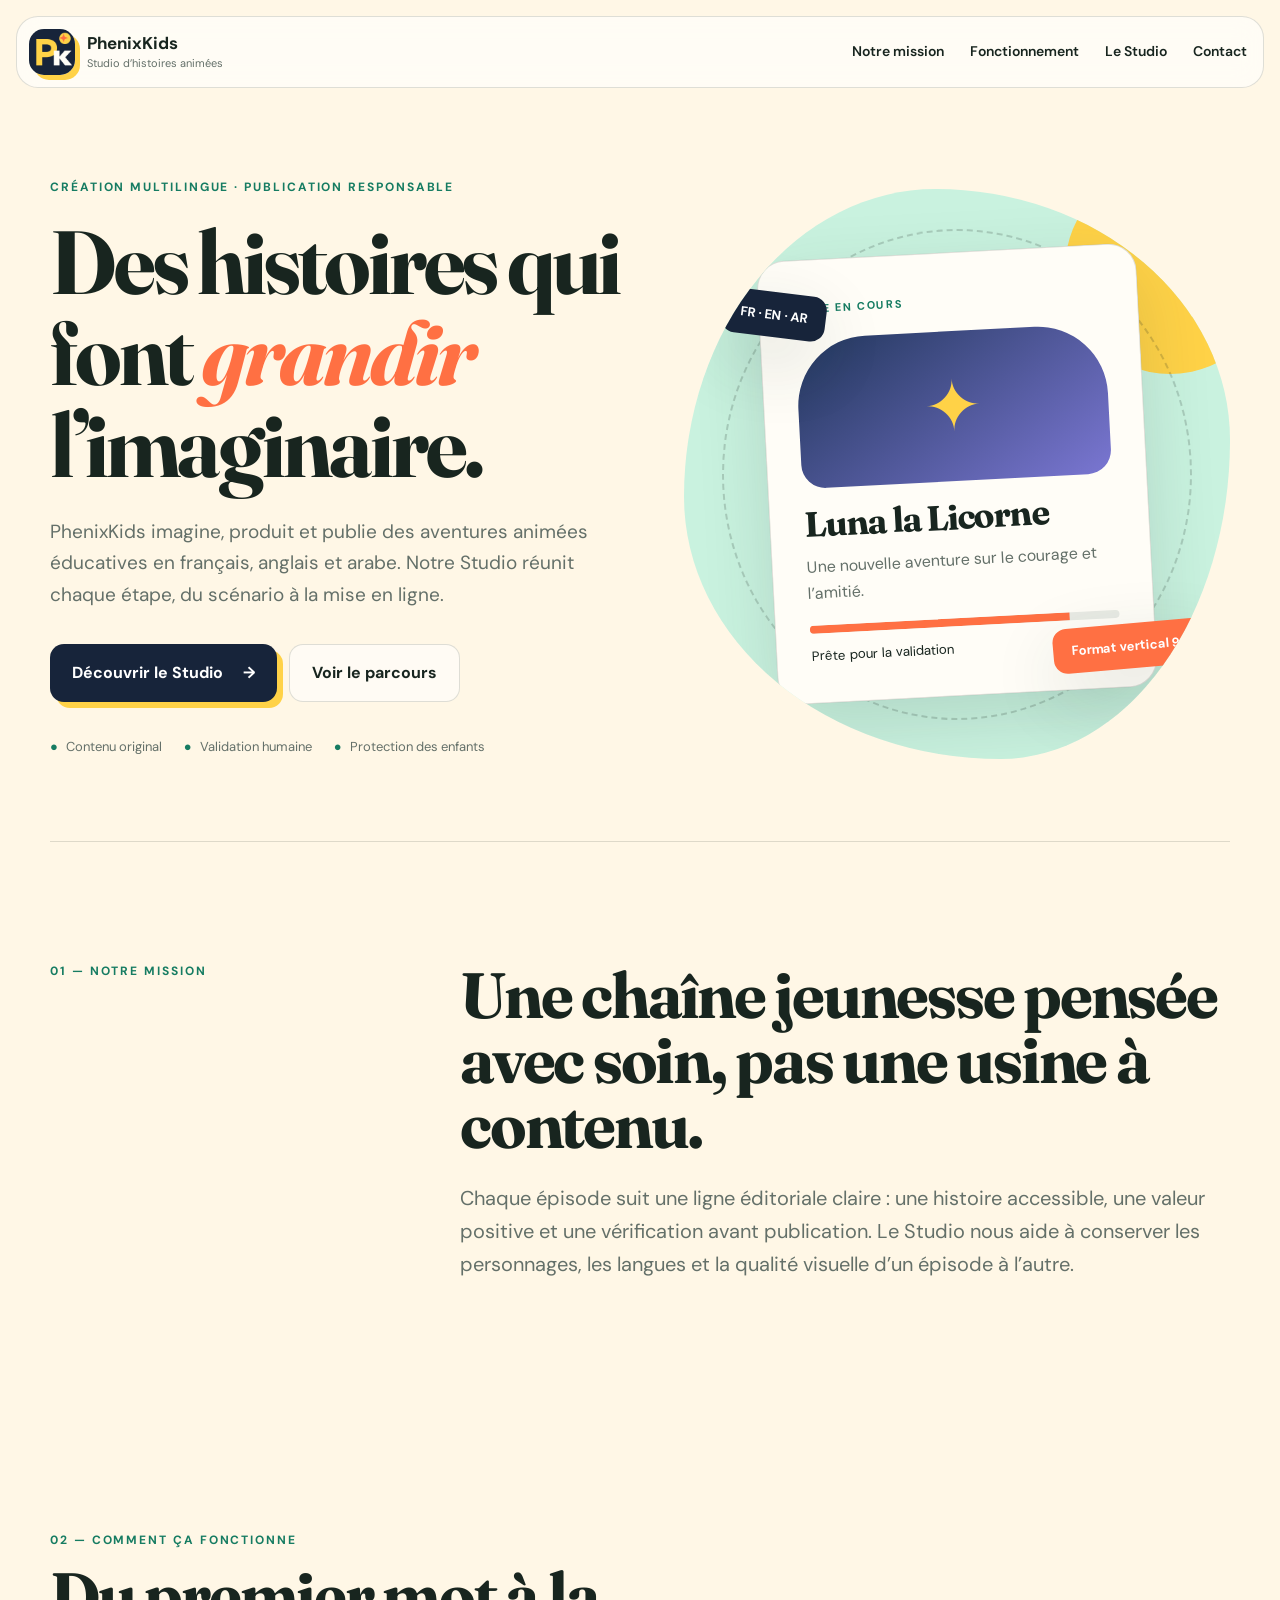
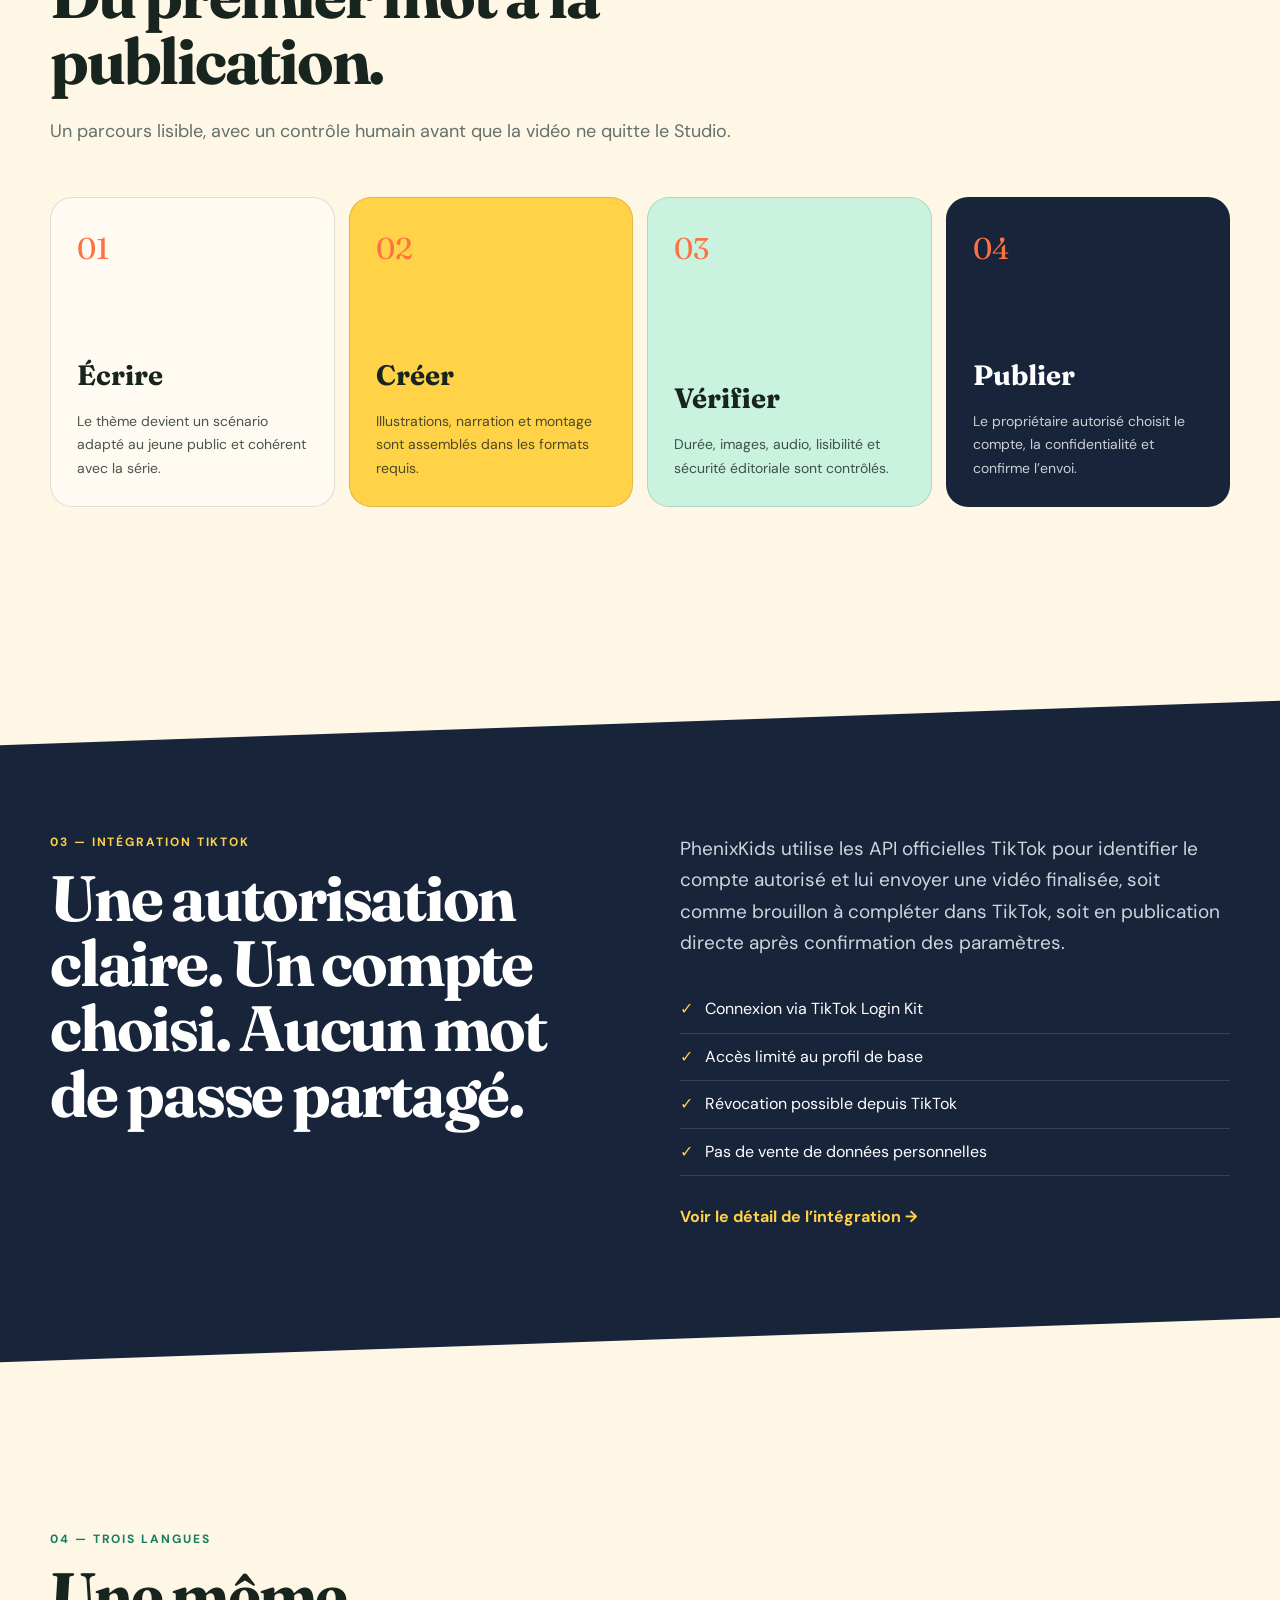
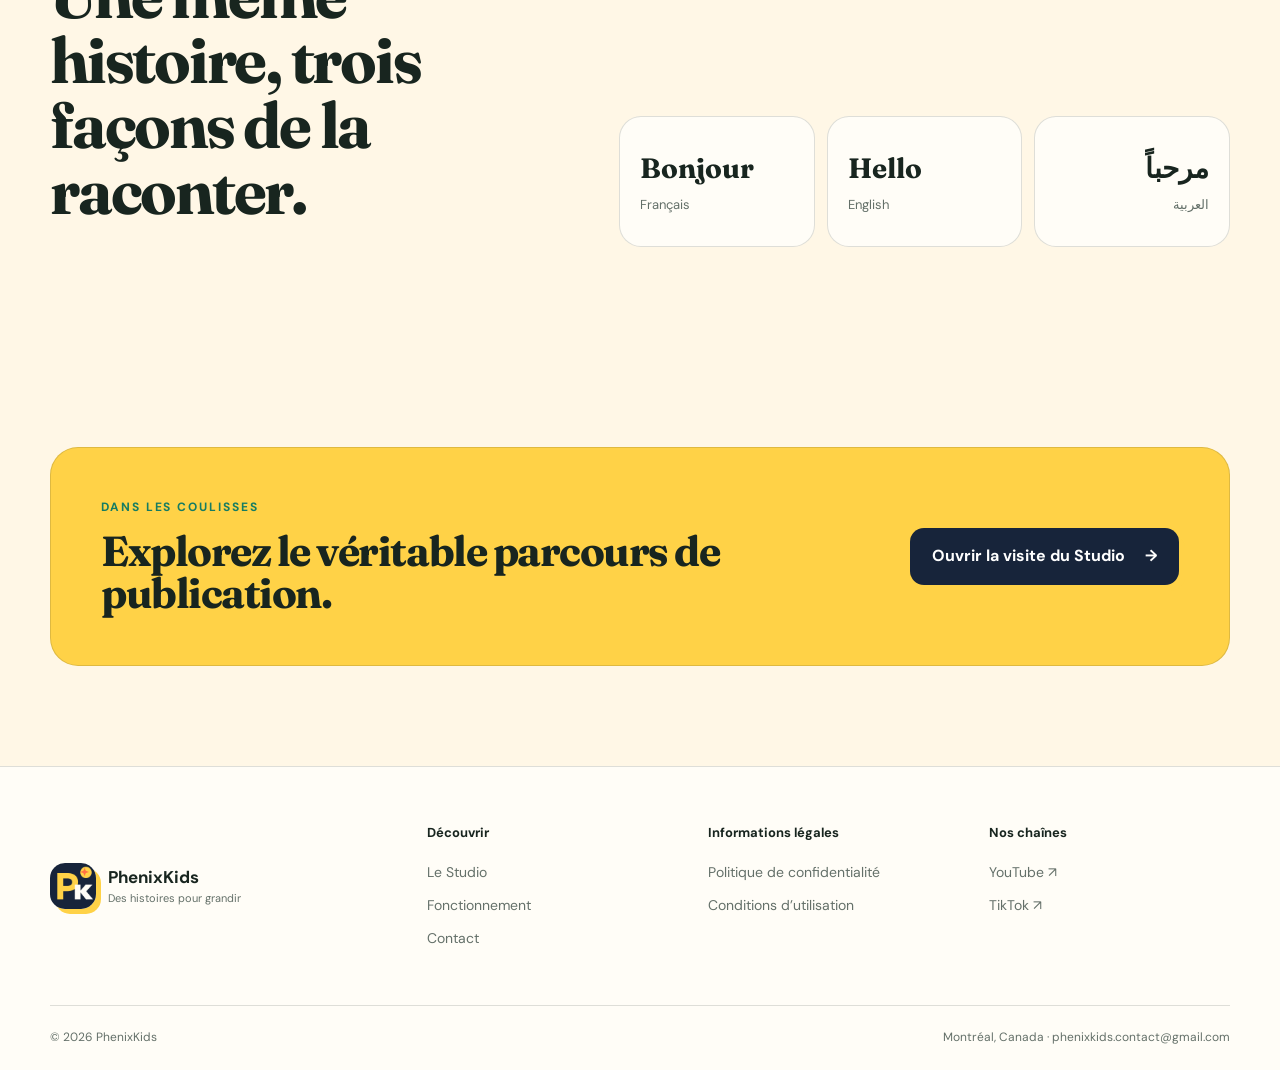
<file: index.html>
<!doctype html>
<html lang="fr">
<head>
  <meta charset="utf-8"><link rel="icon" type="image/png" href="assets/phenixkids-app-icon.png">
  <meta name="viewport" content="width=device-width, initial-scale=1">
  <title>PhenixKids Studio — Histoires animées et publication responsable</title>
  <meta name="description" content="Découvrez PhenixKids Studio, notre flux de création et de publication d'histoires animées éducatives sur TikTok et YouTube.">
  <meta name="robots" content="index, follow">
  <meta name="theme-color" content="#fff5dd">
  <link rel="preconnect" href="https://fonts.googleapis.com">
  <link rel="preconnect" href="https://fonts.gstatic.com" crossorigin>
  <link href="https://fonts.googleapis.com/css2?family=DM+Sans:wght@400;500;600;700&family=Fraunces:opsz,wght@9..144,700;9..144,800&display=swap" rel="stylesheet">
  <link rel="stylesheet" href="styles.css">
</head>
<body>
  <a class="skip-link" href="#contenu">Aller au contenu</a>
  <header class="site-header">
    <a class="brand" href="index.html" aria-label="Accueil PhenixKids">
      <img class="brand-image" src="assets/phenixkids-app-icon.png" alt="">
      <span><strong>PhenixKids</strong><small>Studio d’histoires animées</small></span>
    </a>
    <button class="menu-toggle" type="button" aria-expanded="false" aria-controls="main-nav">Menu</button>
    <nav id="main-nav" class="main-nav" aria-label="Navigation principale">
      <a href="#mission">Notre mission</a>
      <a href="#fonctionnement">Fonctionnement</a>
      <a href="studio.html">Le Studio</a>
      <a href="contact.html">Contact</a>
    </nav>
  </header>
  <main id="contenu">
    <section class="hero section-shell">
      <div class="hero-copy reveal">
        <p class="eyebrow">Création multilingue · Publication responsable</p>
        <h1>Des histoires qui font <em>grandir</em> l’imaginaire.</h1>
        <p class="hero-lead">PhenixKids imagine, produit et publie des aventures animées éducatives en français, anglais et arabe. Notre Studio réunit chaque étape, du scénario à la mise en ligne.</p>
        <div class="hero-actions">
          <a class="button button-primary" href="studio.html">Découvrir le Studio <span>→</span></a>
          <a class="button button-quiet" href="#fonctionnement">Voir le parcours</a>
        </div>
        <ul class="trust-list" aria-label="Engagements PhenixKids">
          <li>Contenu original</li><li>Validation humaine</li><li>Protection des enfants</li>
        </ul>
      </div>
      <div class="hero-art reveal delay-1" aria-label="Illustration de l’atelier PhenixKids">
        <div class="sun"></div>
        <div class="story-card story-card-main">
          <span class="card-kicker">Série en cours</span><div class="moon" aria-hidden="true">✦</div>
          <h2>Luna la Licorne</h2><p>Une nouvelle aventure sur le courage et l’amitié.</p>
          <div class="progress"><span></span></div><small>Prête pour la validation</small>
        </div>
        <div class="floating-note note-one">FR · EN · AR</div><div class="floating-note note-two">Format vertical 9:16</div>
        <div class="orbit orbit-one"></div><div class="orbit orbit-two"></div>
      </div>
    </section>
    <section id="mission" class="manifesto section-shell reveal">
      <p class="section-index">01 — Notre mission</p>
      <div><h2>Une chaîne jeunesse pensée avec soin, pas une usine à contenu.</h2><p>Chaque épisode suit une ligne éditoriale claire : une histoire accessible, une valeur positive et une vérification avant publication. Le Studio nous aide à conserver les personnages, les langues et la qualité visuelle d’un épisode à l’autre.</p></div>
    </section>
    <section id="fonctionnement" class="workflow section-shell">
      <div class="section-heading reveal"><p class="section-index">02 — Comment ça fonctionne</p><h2>Du premier mot à la publication.</h2><p>Un parcours lisible, avec un contrôle humain avant que la vidéo ne quitte le Studio.</p></div>
      <ol class="workflow-grid">
        <li class="reveal"><span>01</span><h3>Écrire</h3><p>Le thème devient un scénario adapté au jeune public et cohérent avec la série.</p></li>
        <li class="reveal delay-1"><span>02</span><h3>Créer</h3><p>Illustrations, narration et montage sont assemblés dans les formats requis.</p></li>
        <li class="reveal delay-2"><span>03</span><h3>Vérifier</h3><p>Durée, images, audio, lisibilité et sécurité éditoriale sont contrôlés.</p></li>
        <li class="reveal delay-3"><span>04</span><h3>Publier</h3><p>Le propriétaire autorisé choisit le compte, la confidentialité et confirme l’envoi.</p></li>
      </ol>
    </section>
    <section class="integration-band">
      <div class="section-shell integration-grid">
        <div class="reveal"><p class="section-index light">03 — Intégration TikTok</p><h2>Une autorisation claire. Un compte choisi. Aucun mot de passe partagé.</h2></div>
        <div class="integration-copy reveal delay-1">
          <p>PhenixKids utilise les API officielles TikTok pour identifier le compte autorisé et lui envoyer une vidéo finalisée, soit comme brouillon à compléter dans TikTok, soit en publication directe après confirmation des paramètres.</p>
          <ul class="check-list"><li>Connexion via TikTok Login Kit</li><li>Accès limité au profil de base</li><li>Révocation possible depuis TikTok</li><li>Pas de vente de données personnelles</li></ul>
          <a class="text-link light" href="studio.html#tiktok">Voir le détail de l’intégration →</a>
        </div>
      </div>
    </section>
    <section class="languages section-shell reveal">
      <div><p class="section-index">04 — Trois langues</p><h2>Une même histoire, trois façons de la raconter.</h2></div>
      <div class="language-cards"><article><strong>Bonjour</strong><span>Français</span></article><article><strong>Hello</strong><span>English</span></article><article lang="ar" dir="rtl"><strong>مرحباً</strong><span>العربية</span></article></div>
    </section>
    <section class="cta section-shell reveal"><div><p class="eyebrow">Dans les coulisses</p><h2>Explorez le véritable parcours de publication.</h2></div><a class="button button-primary" href="studio.html">Ouvrir la visite du Studio <span>→</span></a></section>
  </main>
  <footer class="site-footer">
    <div class="footer-main section-shell">
      <div class="brand footer-brand"><img class="brand-image" src="assets/phenixkids-app-icon.png" alt=""><span><strong>PhenixKids</strong><small>Des histoires pour grandir</small></span></div>
      <div class="footer-links"><strong>Découvrir</strong><a href="studio.html">Le Studio</a><a href="#fonctionnement">Fonctionnement</a><a href="contact.html">Contact</a></div>
      <div class="footer-links legal-links"><strong>Informations légales</strong><a href="privacy.html">Politique de confidentialité</a><a href="terms.html">Conditions d’utilisation</a></div>
      <div class="footer-links"><strong>Nos chaînes</strong><a href="https://www.youtube.com/@PhenixKids-u6x" target="_blank" rel="noopener">YouTube ↗</a><a href="https://www.tiktok.com/@phenixkids" target="_blank" rel="noopener">TikTok ↗</a></div>
    </div>
    <div class="footer-bottom section-shell"><span>© 2026 PhenixKids</span><span>Montréal, Canada · phenixkids.contact@gmail.com</span></div>
  </footer>
  <script src="app.js"></script>
</body></html>
</file>
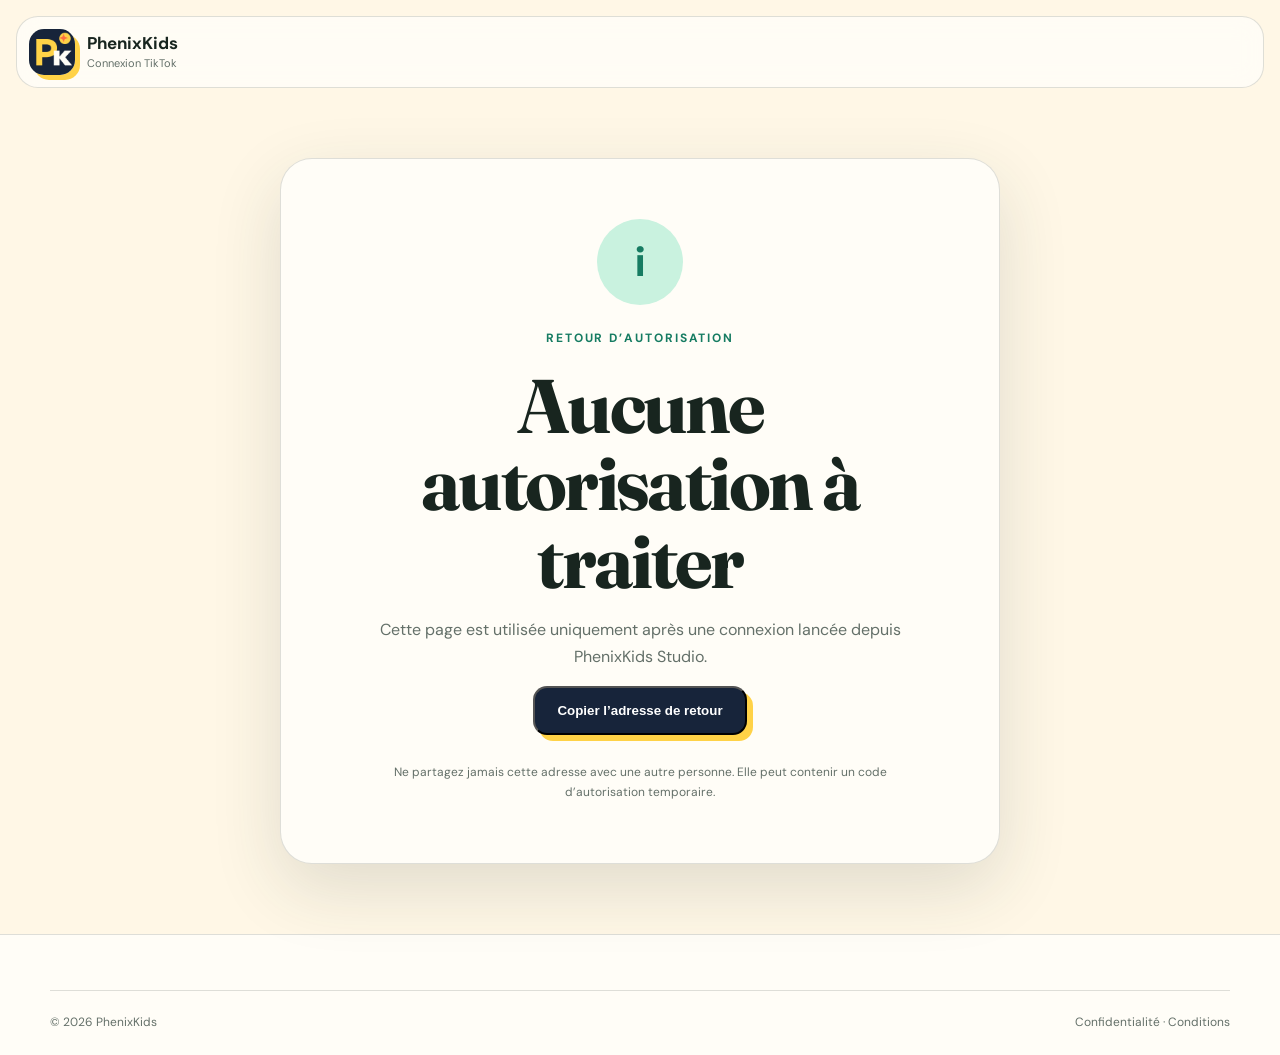
<file: callback.html>
<!doctype html><html lang="fr"><head><meta charset="utf-8"><link rel="icon" type="image/png" href="assets/phenixkids-app-icon.png"><meta name="viewport" content="width=device-width,initial-scale=1"><title>Autorisation TikTok — PhenixKids</title><meta name="robots" content="noindex,nofollow"><link rel="preconnect" href="https://fonts.googleapis.com"><link rel="preconnect" href="https://fonts.gstatic.com" crossorigin><link href="https://fonts.googleapis.com/css2?family=DM+Sans:wght@400;500;600;700&family=Fraunces:opsz,wght@9..144,700;9..144,800&display=swap" rel="stylesheet"><link rel="stylesheet" href="styles.css"></head><body>
<header class="site-header"><a class="brand" href="index.html"><img class="brand-image" src="assets/phenixkids-app-icon.png" alt=""><span><strong>PhenixKids</strong><small>Connexion TikTok</small></span></a></header>
<main class="callback-shell section-shell"><section class="callback-card"><span class="callback-icon" aria-hidden="true">✓</span><p class="eyebrow" id="callback-kicker">Retour d’autorisation</p><h1 id="callback-title">Vérification en cours…</h1><p id="callback-message">PhenixKids vérifie la réponse reçue de TikTok.</p><button class="button button-primary" id="copy-url" type="button" hidden>Copier l’adresse de retour</button><p class="callback-help">Ne partagez jamais cette adresse avec une autre personne. Elle peut contenir un code d’autorisation temporaire.</p></section></main>
<footer class="site-footer"><div class="footer-bottom section-shell"><span>© 2026 PhenixKids</span><span><a href="privacy.html">Confidentialité</a> · <a href="terms.html">Conditions</a></span></div></footer>
<script>
const params=new URLSearchParams(location.search);const code=params.get('code');const error=params.get('error');const title=document.querySelector('#callback-title');const message=document.querySelector('#callback-message');const icon=document.querySelector('.callback-icon');const button=document.querySelector('#copy-url');if(code){title.textContent='Autorisation reçue';message.textContent='Retournez maintenant dans PhenixKids Studio pour terminer la connexion à votre compte TikTok.';button.hidden=false}else if(error){title.textContent='Autorisation interrompue';message.textContent='TikTok n’a pas accordé l’autorisation. Vous pouvez fermer cette page et recommencer depuis le Studio.';icon.textContent='!';icon.classList.add('error')}else{title.textContent='Aucune autorisation à traiter';message.textContent='Cette page est utilisée uniquement après une connexion lancée depuis PhenixKids Studio.';icon.textContent='i'}button.addEventListener('click',async()=>{await navigator.clipboard.writeText(location.href);button.textContent='Adresse copiée'});
</script></body></html>
</file>
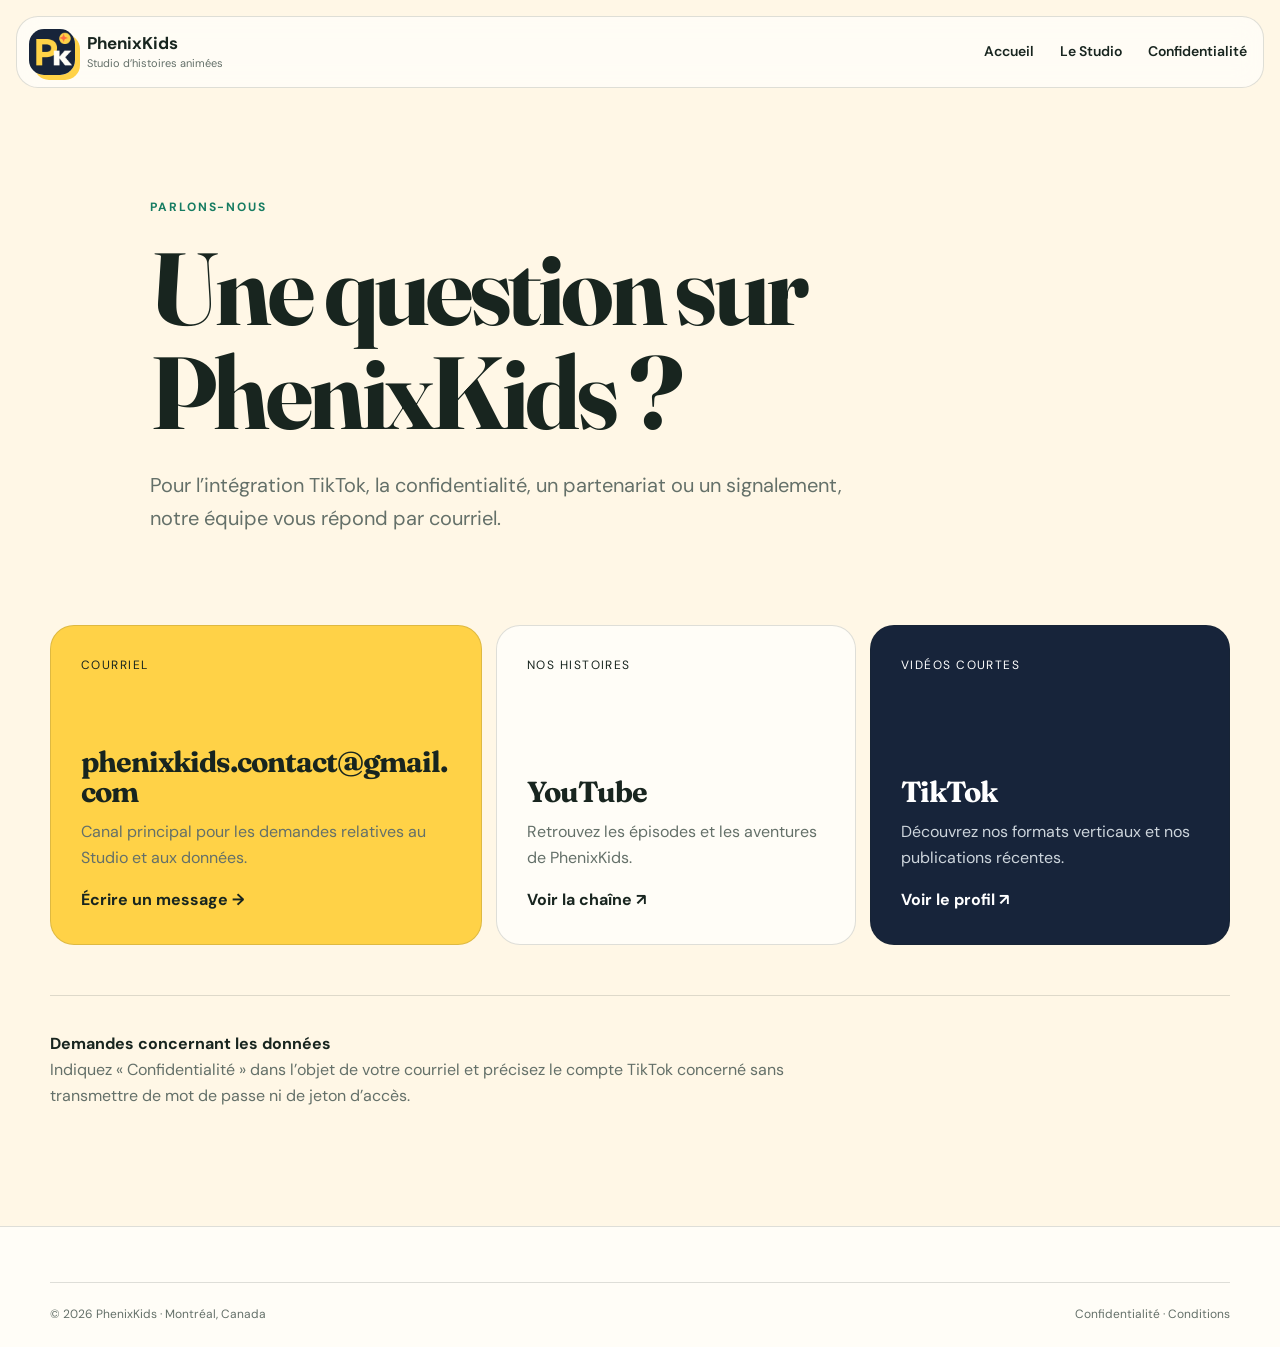
<file: contact.html>
<!doctype html><html lang="fr"><head><meta charset="utf-8"><link rel="icon" type="image/png" href="assets/phenixkids-app-icon.png"><meta name="viewport" content="width=device-width,initial-scale=1"><title>Contact — PhenixKids</title><meta name="description" content="Contactez PhenixKids au sujet du Studio, de l’intégration TikTok ou de nos histoires animées."><link rel="preconnect" href="https://fonts.googleapis.com"><link rel="preconnect" href="https://fonts.gstatic.com" crossorigin><link href="https://fonts.googleapis.com/css2?family=DM+Sans:wght@400;500;600;700&family=Fraunces:opsz,wght@9..144,700;9..144,800&display=swap" rel="stylesheet"><link rel="stylesheet" href="styles.css"></head><body>
<header class="site-header"><a class="brand" href="index.html"><img class="brand-image" src="assets/phenixkids-app-icon.png" alt=""><span><strong>PhenixKids</strong><small>Studio d’histoires animées</small></span></a><nav class="main-nav"><a href="index.html">Accueil</a><a href="studio.html">Le Studio</a><a href="privacy.html">Confidentialité</a></nav></header>
<main><section class="page-hero section-shell reveal"><p class="eyebrow">Parlons-nous</p><h1>Une question sur PhenixKids ?</h1><p>Pour l’intégration TikTok, la confidentialité, un partenariat ou un signalement, notre équipe vous répond par courriel.</p></section><section class="contact-grid section-shell reveal"><a class="contact-card featured" href="mailto:phenixkids.contact@gmail.com"><span>Courriel</span><h2>phenixkids.contact@gmail.com</h2><p>Canal principal pour les demandes relatives au Studio et aux données.</p><strong>Écrire un message →</strong></a><a class="contact-card" href="https://www.youtube.com/@PhenixKids-u6x" target="_blank" rel="noopener"><span>Nos histoires</span><h2>YouTube</h2><p>Retrouvez les épisodes et les aventures de PhenixKids.</p><strong>Voir la chaîne ↗</strong></a><a class="contact-card dark" href="https://www.tiktok.com/@phenixkids" target="_blank" rel="noopener"><span>Vidéos courtes</span><h2>TikTok</h2><p>Découvrez nos formats verticaux et nos publications récentes.</p><strong>Voir le profil ↗</strong></a></section><section class="response-note section-shell"><strong>Demandes concernant les données</strong><p>Indiquez « Confidentialité » dans l’objet de votre courriel et précisez le compte TikTok concerné sans transmettre de mot de passe ni de jeton d’accès.</p></section></main>
<footer class="site-footer"><div class="footer-bottom section-shell"><span>© 2026 PhenixKids · Montréal, Canada</span><span><a href="privacy.html">Confidentialité</a> · <a href="terms.html">Conditions</a></span></div></footer><script src="app.js"></script></body></html>
</file>
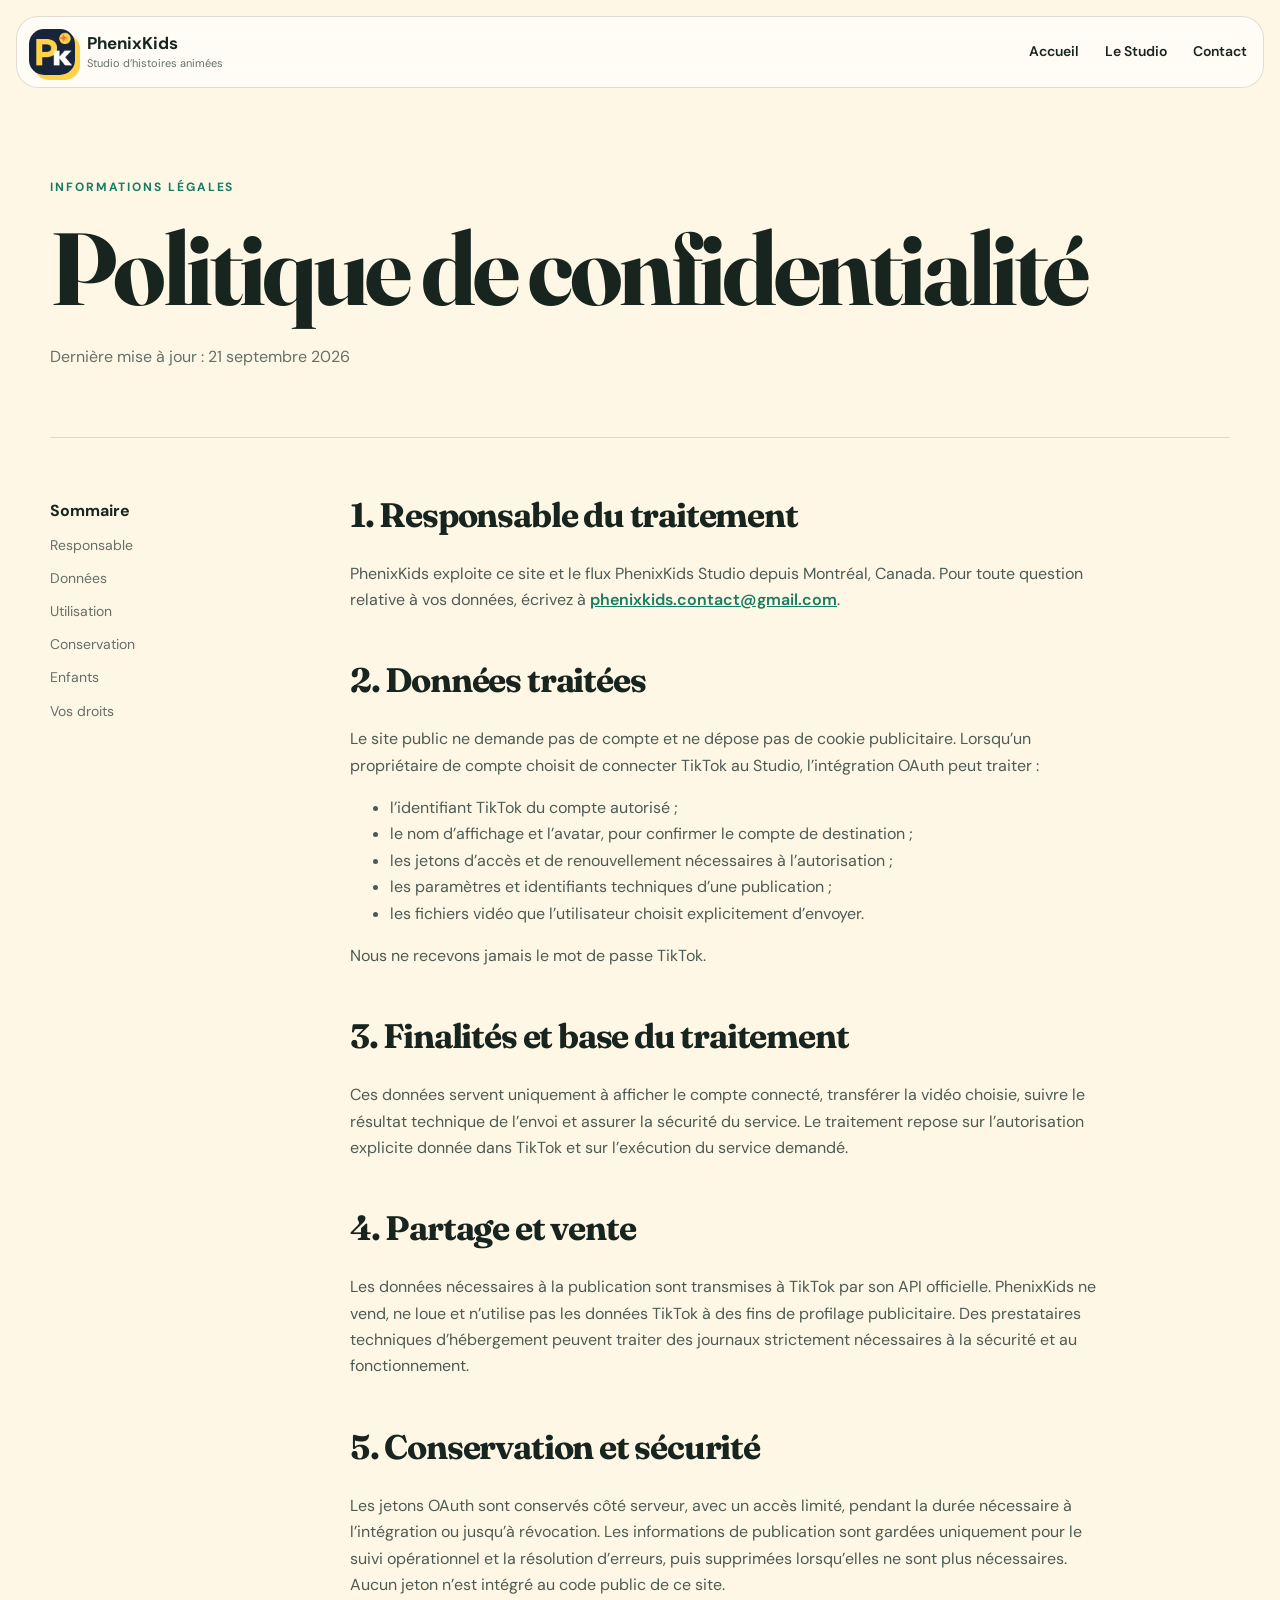
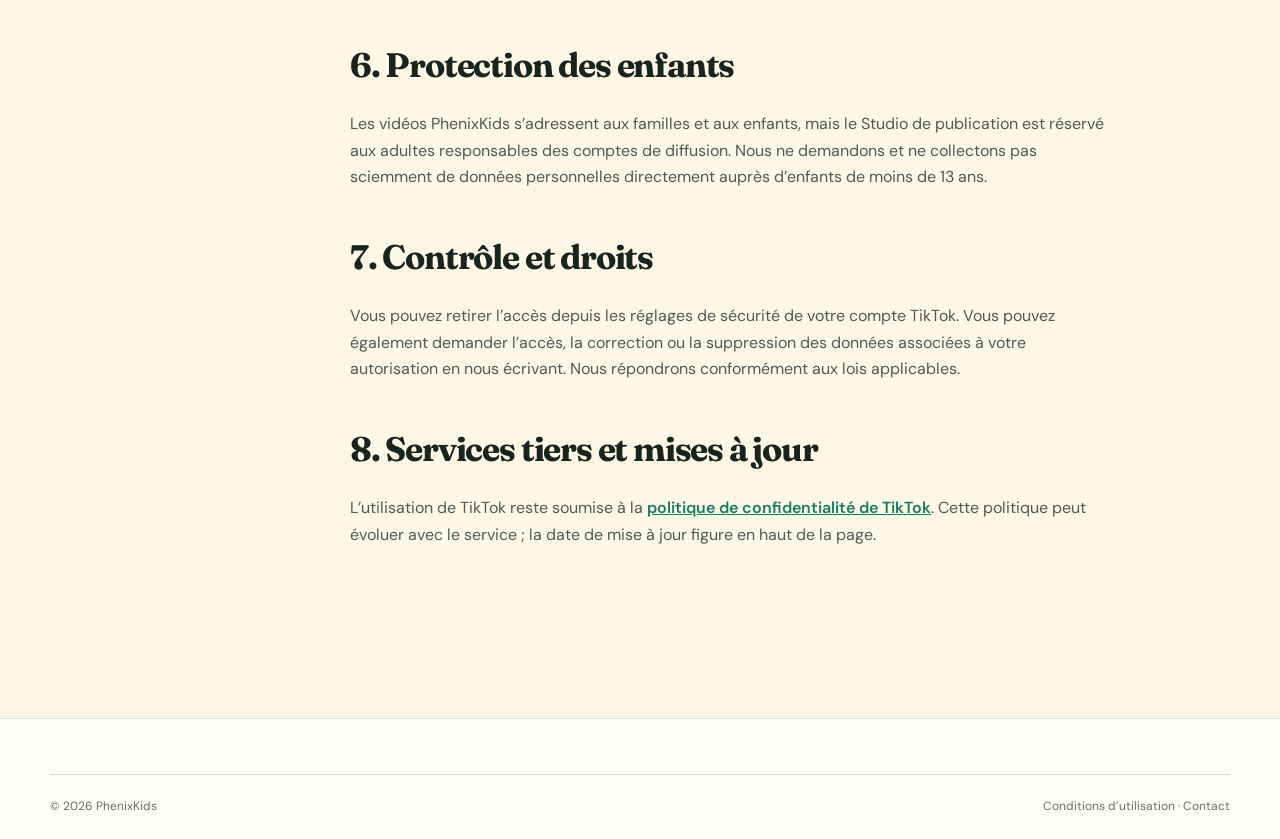
<file: privacy.html>
<!doctype html><html lang="fr"><head><meta charset="utf-8"><link rel="icon" type="image/png" href="assets/phenixkids-app-icon.png"><meta name="viewport" content="width=device-width,initial-scale=1"><title>Politique de confidentialité — PhenixKids</title><meta name="description" content="Politique de confidentialité de PhenixKids et détails des données traitées lors de la connexion TikTok."><link rel="preconnect" href="https://fonts.googleapis.com"><link rel="preconnect" href="https://fonts.gstatic.com" crossorigin><link href="https://fonts.googleapis.com/css2?family=DM+Sans:wght@400;500;600;700&family=Fraunces:opsz,wght@9..144,700;9..144,800&display=swap" rel="stylesheet"><link rel="stylesheet" href="styles.css"></head><body>
<header class="site-header"><a class="brand" href="index.html"><img class="brand-image" src="assets/phenixkids-app-icon.png" alt=""><span><strong>PhenixKids</strong><small>Studio d’histoires animées</small></span></a><nav class="main-nav"><a href="index.html">Accueil</a><a href="studio.html">Le Studio</a><a href="contact.html">Contact</a></nav></header>
<main class="legal-page section-shell"><header class="legal-hero"><p class="eyebrow">Informations légales</p><h1>Politique de confidentialité</h1><p>Dernière mise à jour : 21 septembre 2026</p></header><div class="legal-layout"><aside><strong>Sommaire</strong><a href="#responsable">Responsable</a><a href="#donnees">Données</a><a href="#utilisation">Utilisation</a><a href="#conservation">Conservation</a><a href="#enfants">Enfants</a><a href="#droits">Vos droits</a></aside><article class="legal-copy">
<section id="responsable"><h2>1. Responsable du traitement</h2><p>PhenixKids exploite ce site et le flux PhenixKids Studio depuis Montréal, Canada. Pour toute question relative à vos données, écrivez à <a href="mailto:phenixkids.contact@gmail.com">phenixkids.contact@gmail.com</a>.</p></section>
<section id="donnees"><h2>2. Données traitées</h2><p>Le site public ne demande pas de compte et ne dépose pas de cookie publicitaire. Lorsqu’un propriétaire de compte choisit de connecter TikTok au Studio, l’intégration OAuth peut traiter :</p><ul><li>l’identifiant TikTok du compte autorisé ;</li><li>le nom d’affichage et l’avatar, pour confirmer le compte de destination ;</li><li>les jetons d’accès et de renouvellement nécessaires à l’autorisation ;</li><li>les paramètres et identifiants techniques d’une publication ;</li><li>les fichiers vidéo que l’utilisateur choisit explicitement d’envoyer.</li></ul><p>Nous ne recevons jamais le mot de passe TikTok.</p></section>
<section id="utilisation"><h2>3. Finalités et base du traitement</h2><p>Ces données servent uniquement à afficher le compte connecté, transférer la vidéo choisie, suivre le résultat technique de l’envoi et assurer la sécurité du service. Le traitement repose sur l’autorisation explicite donnée dans TikTok et sur l’exécution du service demandé.</p></section>
<section><h2>4. Partage et vente</h2><p>Les données nécessaires à la publication sont transmises à TikTok par son API officielle. PhenixKids ne vend, ne loue et n’utilise pas les données TikTok à des fins de profilage publicitaire. Des prestataires techniques d’hébergement peuvent traiter des journaux strictement nécessaires à la sécurité et au fonctionnement.</p></section>
<section id="conservation"><h2>5. Conservation et sécurité</h2><p>Les jetons OAuth sont conservés côté serveur, avec un accès limité, pendant la durée nécessaire à l’intégration ou jusqu’à révocation. Les informations de publication sont gardées uniquement pour le suivi opérationnel et la résolution d’erreurs, puis supprimées lorsqu’elles ne sont plus nécessaires. Aucun jeton n’est intégré au code public de ce site.</p></section>
<section id="enfants"><h2>6. Protection des enfants</h2><p>Les vidéos PhenixKids s’adressent aux familles et aux enfants, mais le Studio de publication est réservé aux adultes responsables des comptes de diffusion. Nous ne demandons et ne collectons pas sciemment de données personnelles directement auprès d’enfants de moins de 13 ans.</p></section>
<section id="droits"><h2>7. Contrôle et droits</h2><p>Vous pouvez retirer l’accès depuis les réglages de sécurité de votre compte TikTok. Vous pouvez également demander l’accès, la correction ou la suppression des données associées à votre autorisation en nous écrivant. Nous répondrons conformément aux lois applicables.</p></section>
<section><h2>8. Services tiers et mises à jour</h2><p>L’utilisation de TikTok reste soumise à la <a href="https://www.tiktok.com/legal/page/row/privacy-policy/en" target="_blank" rel="noopener">politique de confidentialité de TikTok</a>. Cette politique peut évoluer avec le service ; la date de mise à jour figure en haut de la page.</p></section>
</article></div></main><footer class="site-footer"><div class="footer-bottom section-shell"><span>© 2026 PhenixKids</span><span><a href="terms.html">Conditions d’utilisation</a> · <a href="contact.html">Contact</a></span></div></footer><script src="app.js"></script></body></html>
</file>
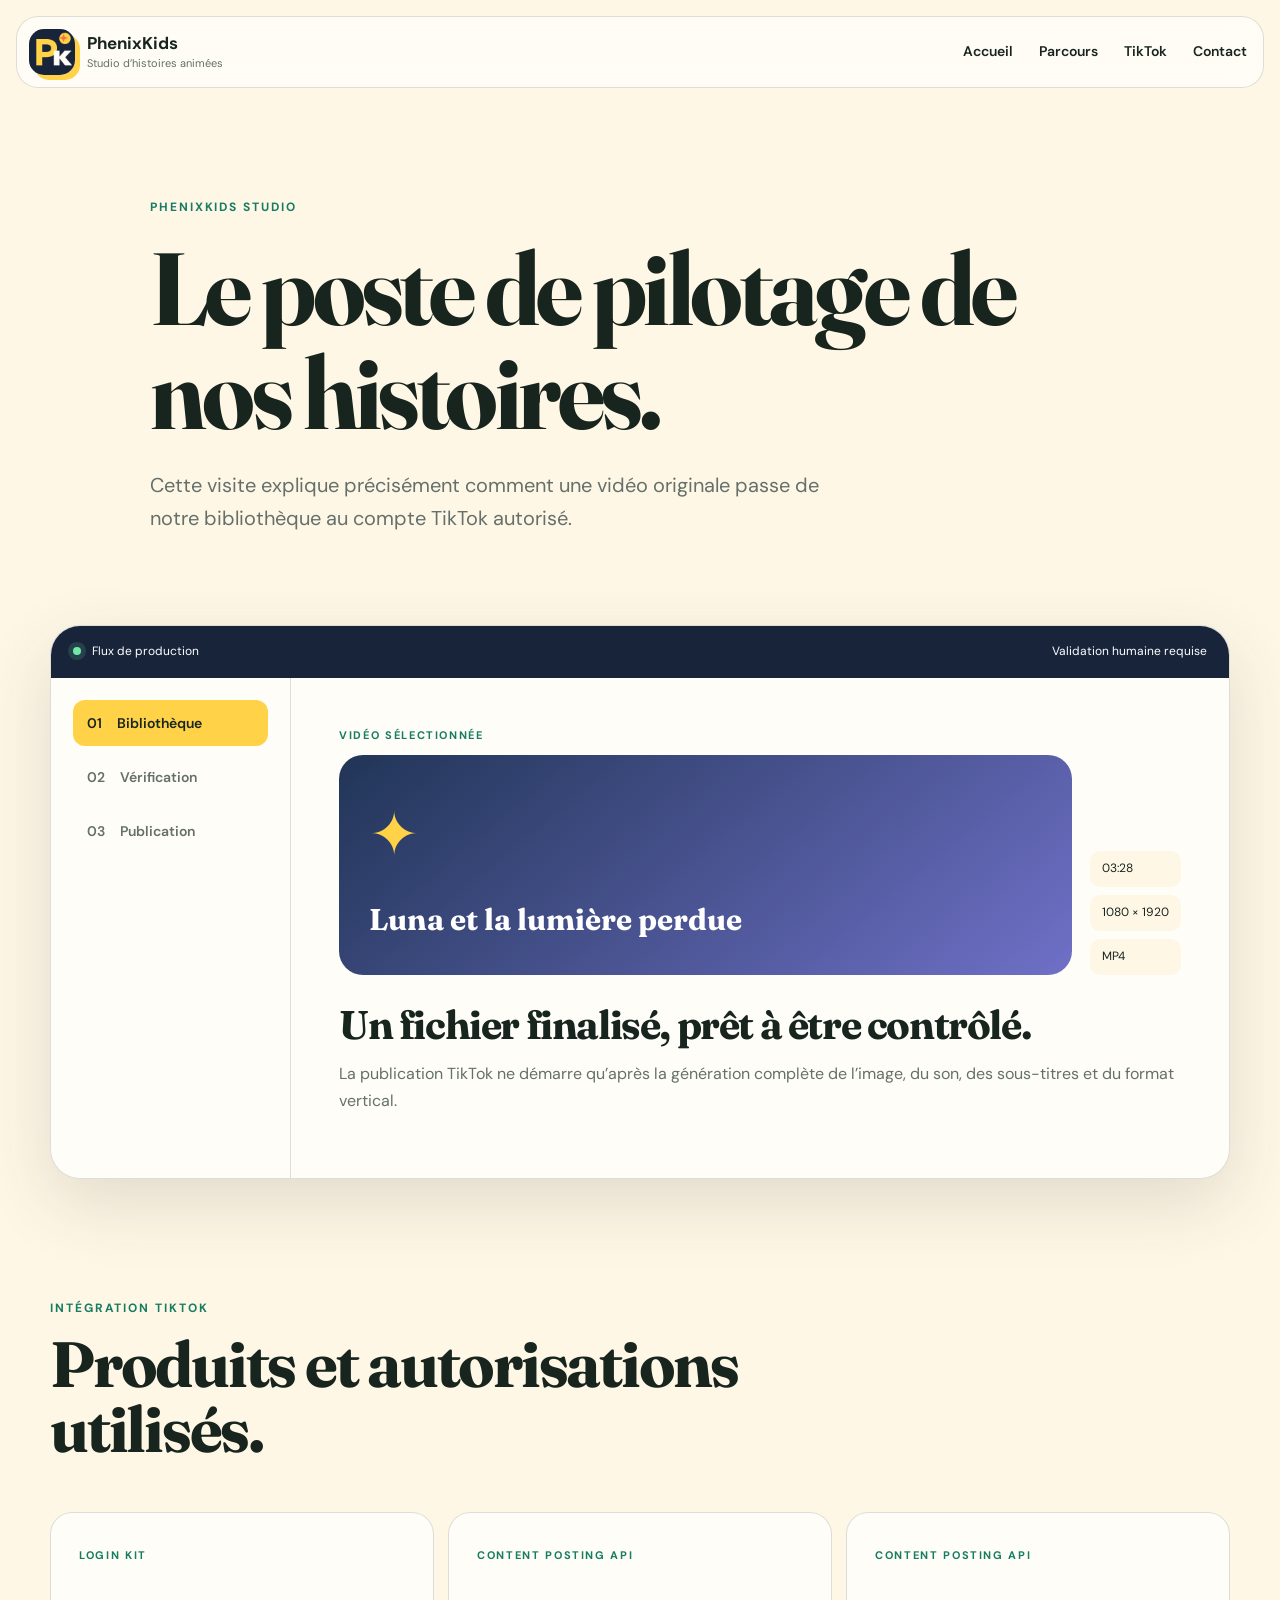
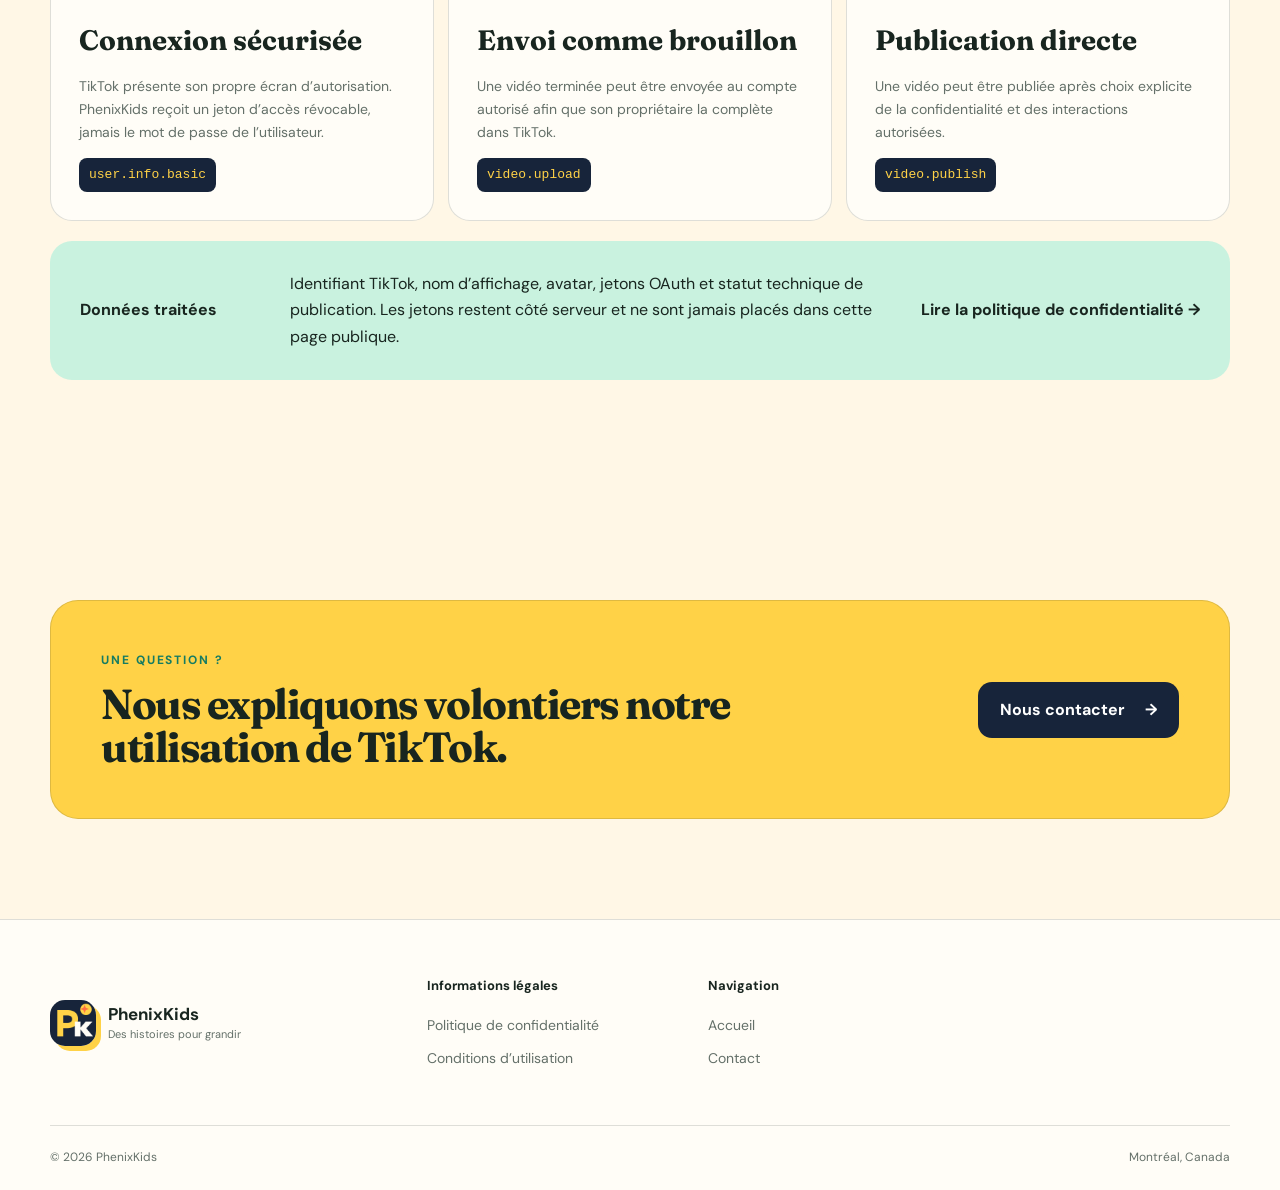
<file: studio.html>
<!doctype html><html lang="fr"><head><meta charset="utf-8"><link rel="icon" type="image/png" href="assets/phenixkids-app-icon.png"><meta name="viewport" content="width=device-width,initial-scale=1"><title>Le Studio — Flux de publication PhenixKids</title><meta name="description" content="Présentation détaillée du flux PhenixKids Studio et de son intégration avec TikTok Login Kit et Content Posting API."><link rel="preconnect" href="https://fonts.googleapis.com"><link rel="preconnect" href="https://fonts.gstatic.com" crossorigin><link href="https://fonts.googleapis.com/css2?family=DM+Sans:wght@400;500;600;700&family=Fraunces:opsz,wght@9..144,700;9..144,800&display=swap" rel="stylesheet"><link rel="stylesheet" href="styles.css"></head><body>
<header class="site-header"><a class="brand" href="index.html"><img class="brand-image" src="assets/phenixkids-app-icon.png" alt=""><span><strong>PhenixKids</strong><small>Studio d’histoires animées</small></span></a><button class="menu-toggle" type="button" aria-expanded="false" aria-controls="main-nav">Menu</button><nav id="main-nav" class="main-nav"><a href="index.html">Accueil</a><a href="#parcours">Parcours</a><a href="#tiktok">TikTok</a><a href="contact.html">Contact</a></nav></header>
<main><section class="page-hero section-shell reveal"><p class="eyebrow">PhenixKids Studio</p><h1>Le poste de pilotage de nos histoires.</h1><p>Cette visite explique précisément comment une vidéo originale passe de notre bibliothèque au compte TikTok autorisé.</p></section>
<section id="parcours" class="studio-board section-shell reveal"><div class="board-top"><div><span class="live-dot"></span> Flux de production</div><span>Validation humaine requise</span></div><div class="board-grid"><aside class="board-nav" aria-label="Étapes du Studio"><button class="studio-tab active" data-panel="library"><span>01</span> Bibliothèque</button><button class="studio-tab" data-panel="review"><span>02</span> Vérification</button><button class="studio-tab" data-panel="publish"><span>03</span> Publication</button></aside><div class="board-content">
<section class="studio-panel active" id="library"><p class="panel-label">Vidéo sélectionnée</p><div class="video-preview"><div class="preview-art"><span>✦</span><strong>Luna et la lumière perdue</strong></div><div class="video-meta"><span>03:28</span><span>1080 × 1920</span><span>MP4</span></div></div><h2>Un fichier finalisé, prêt à être contrôlé.</h2><p>La publication TikTok ne démarre qu’après la génération complète de l’image, du son, des sous-titres et du format vertical.</p></section>
<section class="studio-panel" id="review" hidden><p class="panel-label">Contrôles avant envoi</p><div class="review-list"><div><span>✓</span><p><strong>Contenu original</strong><small>Histoire, images et narration vérifiées</small></p></div><div><span>✓</span><p><strong>Format compatible</strong><small>Vidéo verticale et durée validées</small></p></div><div><span>✓</span><p><strong>Compte et audience</strong><small>Destination et confidentialité confirmées</small></p></div></div><h2>La décision finale reste humaine.</h2><p>Le Studio prépare la publication ; le propriétaire autorisé conserve le contrôle du compte et des paramètres.</p></section>
<section class="studio-panel" id="publish" hidden><p class="panel-label">Deux modes disponibles</p><div class="mode-grid"><article><span>Mode A</span><h3>Brouillon TikTok</h3><p>La vidéo est transférée au compte, puis finalisée dans l’application TikTok.</p></article><article><span>Mode B</span><h3>Publication directe</h3><p>Après confirmation des options, la vidéo est publiée sur le profil autorisé.</p></article></div><h2>Un transfert via l’API officielle.</h2><p>Le Studio n’utilise ni mot de passe TikTok ni automatisation de navigateur pour publier.</p></section>
</div></div></section>
<section id="tiktok" class="api-details section-shell"><div class="section-heading reveal"><p class="section-index">Intégration TikTok</p><h2>Produits et autorisations utilisés.</h2></div><div class="api-grid"><article class="reveal"><span class="api-tag">Login Kit</span><h3>Connexion sécurisée</h3><p>TikTok présente son propre écran d’autorisation. PhenixKids reçoit un jeton d’accès révocable, jamais le mot de passe de l’utilisateur.</p><code>user.info.basic</code></article><article class="reveal delay-1"><span class="api-tag">Content Posting API</span><h3>Envoi comme brouillon</h3><p>Une vidéo terminée peut être envoyée au compte autorisé afin que son propriétaire la complète dans TikTok.</p><code>video.upload</code></article><article class="reveal delay-2"><span class="api-tag">Content Posting API</span><h3>Publication directe</h3><p>Une vidéo peut être publiée après choix explicite de la confidentialité et des interactions autorisées.</p><code>video.publish</code></article></div><div class="data-note reveal"><strong>Données traitées</strong><p>Identifiant TikTok, nom d’affichage, avatar, jetons OAuth et statut technique de publication. Les jetons restent côté serveur et ne sont jamais placés dans cette page publique.</p><a href="privacy.html">Lire la politique de confidentialité →</a></div></section>
<section class="cta section-shell reveal"><div><p class="eyebrow">Une question ?</p><h2>Nous expliquons volontiers notre utilisation de TikTok.</h2></div><a class="button button-primary" href="contact.html">Nous contacter <span>→</span></a></section></main>
<footer class="site-footer"><div class="footer-main section-shell"><div class="brand footer-brand"><img class="brand-image" src="assets/phenixkids-app-icon.png" alt=""><span><strong>PhenixKids</strong><small>Des histoires pour grandir</small></span></div><div class="footer-links legal-links"><strong>Informations légales</strong><a href="privacy.html">Politique de confidentialité</a><a href="terms.html">Conditions d’utilisation</a></div><div class="footer-links"><strong>Navigation</strong><a href="index.html">Accueil</a><a href="contact.html">Contact</a></div></div><div class="footer-bottom section-shell"><span>© 2026 PhenixKids</span><span>Montréal, Canada</span></div></footer><script src="app.js"></script></body></html>
</file>
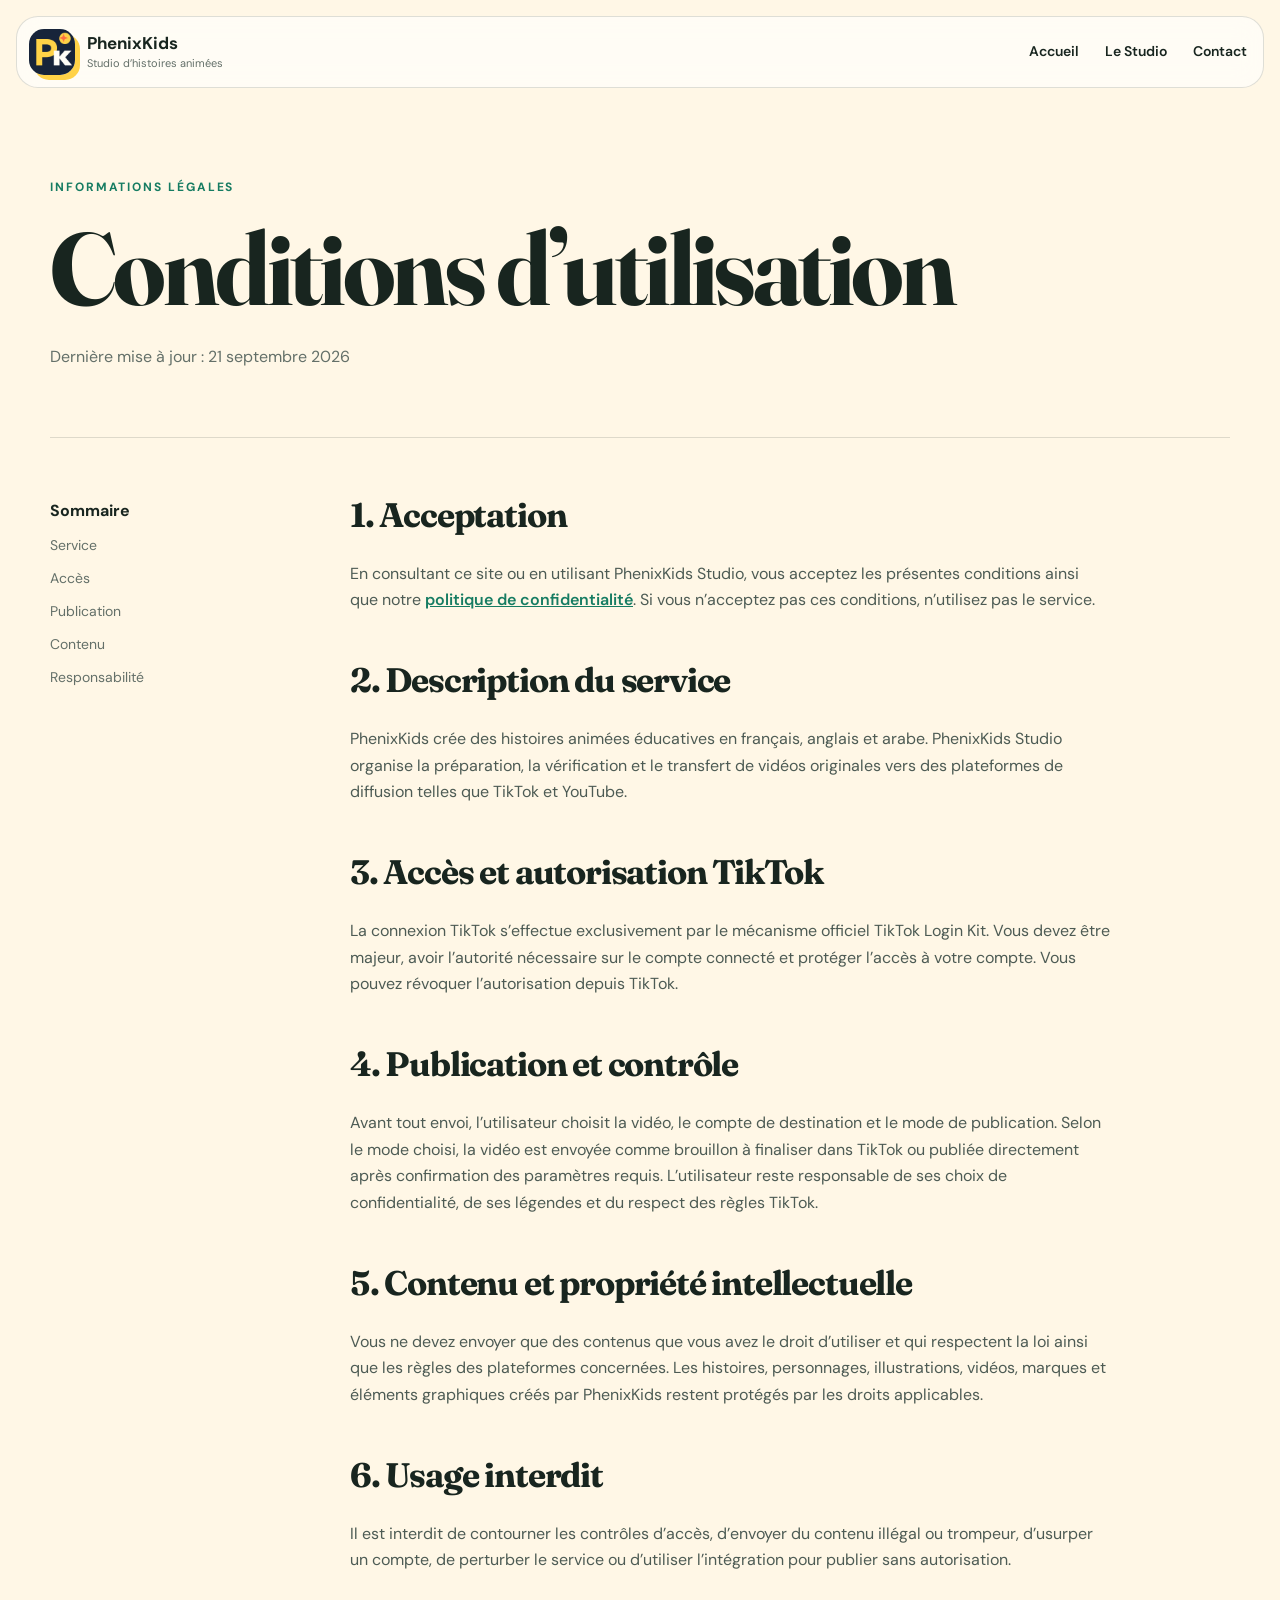
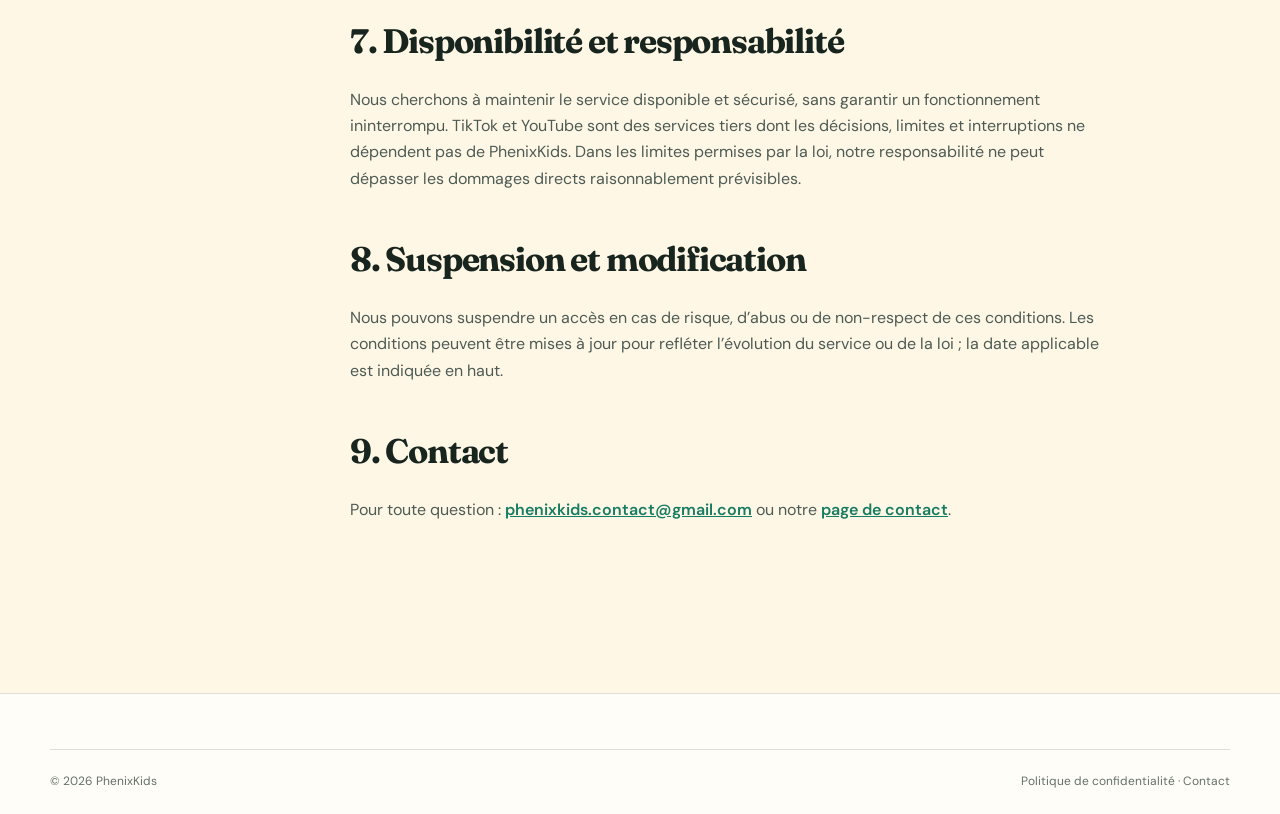
<file: terms.html>
<!doctype html><html lang="fr"><head><meta charset="utf-8"><link rel="icon" type="image/png" href="assets/phenixkids-app-icon.png"><meta name="viewport" content="width=device-width,initial-scale=1"><title>Conditions d’utilisation — PhenixKids</title><meta name="description" content="Conditions d’utilisation du site et du flux de publication PhenixKids Studio."><link rel="preconnect" href="https://fonts.googleapis.com"><link rel="preconnect" href="https://fonts.gstatic.com" crossorigin><link href="https://fonts.googleapis.com/css2?family=DM+Sans:wght@400;500;600;700&family=Fraunces:opsz,wght@9..144,700;9..144,800&display=swap" rel="stylesheet"><link rel="stylesheet" href="styles.css"></head><body>
<header class="site-header"><a class="brand" href="index.html"><img class="brand-image" src="assets/phenixkids-app-icon.png" alt=""><span><strong>PhenixKids</strong><small>Studio d’histoires animées</small></span></a><nav class="main-nav"><a href="index.html">Accueil</a><a href="studio.html">Le Studio</a><a href="contact.html">Contact</a></nav></header>
<main class="legal-page section-shell"><header class="legal-hero"><p class="eyebrow">Informations légales</p><h1>Conditions d’utilisation</h1><p>Dernière mise à jour : 21 septembre 2026</p></header><div class="legal-layout"><aside><strong>Sommaire</strong><a href="#service">Service</a><a href="#acces">Accès</a><a href="#publication">Publication</a><a href="#contenu">Contenu</a><a href="#responsabilite">Responsabilité</a></aside><article class="legal-copy">
<section><h2>1. Acceptation</h2><p>En consultant ce site ou en utilisant PhenixKids Studio, vous acceptez les présentes conditions ainsi que notre <a href="privacy.html">politique de confidentialité</a>. Si vous n’acceptez pas ces conditions, n’utilisez pas le service.</p></section>
<section id="service"><h2>2. Description du service</h2><p>PhenixKids crée des histoires animées éducatives en français, anglais et arabe. PhenixKids Studio organise la préparation, la vérification et le transfert de vidéos originales vers des plateformes de diffusion telles que TikTok et YouTube.</p></section>
<section id="acces"><h2>3. Accès et autorisation TikTok</h2><p>La connexion TikTok s’effectue exclusivement par le mécanisme officiel TikTok Login Kit. Vous devez être majeur, avoir l’autorité nécessaire sur le compte connecté et protéger l’accès à votre compte. Vous pouvez révoquer l’autorisation depuis TikTok.</p></section>
<section id="publication"><h2>4. Publication et contrôle</h2><p>Avant tout envoi, l’utilisateur choisit la vidéo, le compte de destination et le mode de publication. Selon le mode choisi, la vidéo est envoyée comme brouillon à finaliser dans TikTok ou publiée directement après confirmation des paramètres requis. L’utilisateur reste responsable de ses choix de confidentialité, de ses légendes et du respect des règles TikTok.</p></section>
<section id="contenu"><h2>5. Contenu et propriété intellectuelle</h2><p>Vous ne devez envoyer que des contenus que vous avez le droit d’utiliser et qui respectent la loi ainsi que les règles des plateformes concernées. Les histoires, personnages, illustrations, vidéos, marques et éléments graphiques créés par PhenixKids restent protégés par les droits applicables.</p></section>
<section><h2>6. Usage interdit</h2><p>Il est interdit de contourner les contrôles d’accès, d’envoyer du contenu illégal ou trompeur, d’usurper un compte, de perturber le service ou d’utiliser l’intégration pour publier sans autorisation.</p></section>
<section id="responsabilite"><h2>7. Disponibilité et responsabilité</h2><p>Nous cherchons à maintenir le service disponible et sécurisé, sans garantir un fonctionnement ininterrompu. TikTok et YouTube sont des services tiers dont les décisions, limites et interruptions ne dépendent pas de PhenixKids. Dans les limites permises par la loi, notre responsabilité ne peut dépasser les dommages directs raisonnablement prévisibles.</p></section>
<section><h2>8. Suspension et modification</h2><p>Nous pouvons suspendre un accès en cas de risque, d’abus ou de non-respect de ces conditions. Les conditions peuvent être mises à jour pour refléter l’évolution du service ou de la loi ; la date applicable est indiquée en haut.</p></section>
<section><h2>9. Contact</h2><p>Pour toute question : <a href="mailto:phenixkids.contact@gmail.com">phenixkids.contact@gmail.com</a> ou notre <a href="contact.html">page de contact</a>.</p></section>
</article></div></main><footer class="site-footer"><div class="footer-bottom section-shell"><span>© 2026 PhenixKids</span><span><a href="privacy.html">Politique de confidentialité</a> · <a href="contact.html">Contact</a></span></div></footer><script src="app.js"></script></body></html>
</file>
<file: styles.css>
:root{--cream:#fff7e6;--paper:#fffdf7;--ink:#18251f;--muted:#647069;--orange:#ff7043;--yellow:#ffd247;--green:#167c62;--mint:#c9f2df;--navy:#17243a;--line:rgba(24,37,31,.14);--shadow:0 24px 70px rgba(38,55,47,.14);--radius:28px}
*{box-sizing:border-box}html{scroll-behavior:smooth}body{margin:0;background:var(--cream);color:var(--ink);font-family:"DM Sans",sans-serif;line-height:1.65}a{color:inherit}.skip-link{position:absolute;left:-999px}.skip-link:focus{left:20px;top:20px;background:#fff;padding:10px;z-index:20}.section-shell{width:min(1180px,calc(100% - 40px));margin-inline:auto}.site-header{width:min(1260px,calc(100% - 32px));margin:16px auto 0;padding:12px 16px 12px 12px;display:flex;align-items:center;justify-content:space-between;border:1px solid var(--line);border-radius:22px;background:rgba(255,253,247,.88);backdrop-filter:blur(14px);position:sticky;top:12px;z-index:10}.brand{display:flex;align-items:center;gap:12px;text-decoration:none}.brand-mark{width:46px;height:46px;border-radius:15px;display:grid;place-items:center;background:var(--navy);color:var(--yellow);font-family:"Fraunces",serif;font-size:20px;box-shadow:5px 5px 0 var(--yellow)}.brand span:last-child{display:flex;flex-direction:column;line-height:1.15}.brand strong{font-size:17px}.brand small{font-size:11px;color:var(--muted);margin-top:4px}.main-nav{display:flex;align-items:center;gap:26px}.main-nav a{text-decoration:none;font-size:14px;font-weight:600}.main-nav a:hover{color:var(--green)}.menu-toggle{display:none;border:0;background:var(--navy);color:#fff;border-radius:12px;padding:10px 14px}.hero{min-height:740px;display:grid;grid-template-columns:1.03fr .97fr;align-items:center;gap:54px;padding-block:90px 70px}.eyebrow,.section-index{text-transform:uppercase;letter-spacing:.16em;font-weight:700;font-size:12px;color:var(--green)}h1,h2,h3,p{margin-top:0}h1,h2{font-family:"Fraunces",serif;line-height:1.02;letter-spacing:-.035em}.hero h1{font-size:clamp(58px,7vw,102px);max-width:760px;margin:18px 0 26px}.hero h1 em{color:var(--orange);font-style:italic}.hero-lead{font-size:19px;color:var(--muted);max-width:650px}.hero-actions{display:flex;gap:12px;flex-wrap:wrap;margin:34px 0}.button{display:inline-flex;align-items:center;justify-content:center;gap:20px;padding:15px 22px;border-radius:14px;text-decoration:none;font-weight:700;transition:.25s transform,.25s box-shadow}.button:hover{transform:translateY(-3px)}.button-primary{background:var(--navy);color:#fff;box-shadow:6px 6px 0 var(--yellow)}.button-quiet{border:1px solid var(--line);background:rgba(255,255,255,.55)}.trust-list{list-style:none;padding:0;display:flex;gap:22px;flex-wrap:wrap;color:var(--muted);font-size:13px}.trust-list li:before{content:"●";color:var(--green);margin-right:8px}.hero-art{position:relative;min-height:570px;border-radius:46% 54% 42% 58%/54% 44% 56% 46%;background:var(--mint);display:grid;place-items:center;overflow:hidden}.sun{position:absolute;width:210px;height:210px;border-radius:50%;background:var(--yellow);right:-45px;top:-25px}.story-card{position:relative;z-index:2;background:var(--paper);border:1px solid var(--line);box-shadow:var(--shadow);border-radius:28px;padding:34px}.story-card-main{width:min(380px,75%);transform:rotate(-3deg)}.card-kicker,.panel-label,.api-tag{font-size:11px;text-transform:uppercase;letter-spacing:.15em;color:var(--green);font-weight:700}.moon{height:150px;margin:18px 0;border-radius:70px 70px 24px 24px;background:linear-gradient(145deg,#22375c,#7a76d2);display:grid;place-items:center;color:var(--yellow);font-size:70px}.story-card h2{font-size:35px;margin:12px 0}.story-card p{color:var(--muted)}.progress{height:8px;background:#e8eae4;border-radius:99px;overflow:hidden;margin:18px 0 9px}.progress span{display:block;width:84%;height:100%;background:var(--orange)}.floating-note{position:absolute;z-index:3;background:var(--navy);color:#fff;padding:12px 18px;border-radius:14px;font-weight:700;font-size:13px;box-shadow:var(--shadow)}.note-one{left:7%;top:18%;transform:rotate(7deg)}.note-two{right:3%;bottom:16%;transform:rotate(-5deg);background:var(--orange)}.orbit{position:absolute;border:2px dashed rgba(24,37,31,.18);border-radius:50%}.orbit-one{inset:7%}.orbit-two{inset:18%;transform:rotate(20deg)}.manifesto{padding:120px 0;display:grid;grid-template-columns:1fr 2.2fr;gap:60px;border-top:1px solid var(--line)}.manifesto h2,.section-heading h2,.languages h2,.cta h2,.integration-band h2{font-size:clamp(42px,5vw,70px);margin-bottom:24px}.manifesto div p{font-size:20px;color:var(--muted);max-width:780px}.workflow{padding:110px 0}.section-heading{max-width:720px;margin-bottom:50px}.section-heading>p:last-child{color:var(--muted);font-size:18px}.workflow-grid{list-style:none;padding:0;display:grid;grid-template-columns:repeat(4,1fr);gap:14px}.workflow-grid li{min-height:310px;padding:26px;border:1px solid var(--line);border-radius:22px;background:rgba(255,255,255,.5);display:flex;flex-direction:column}.workflow-grid li:nth-child(2){background:var(--yellow)}.workflow-grid li:nth-child(3){background:var(--mint)}.workflow-grid li:nth-child(4){background:var(--navy);color:#fff}.workflow-grid li>span{font-family:"Fraunces";font-size:30px;color:var(--orange)}.workflow-grid h3{font-family:"Fraunces";font-size:28px;margin:auto 0 12px}.workflow-grid p{font-size:14px;margin-bottom:0;opacity:.78}.integration-band{background:var(--navy);color:#fff;padding:110px 0;transform:skewY(-2deg);margin:90px 0}.integration-grid{display:grid;grid-template-columns:1fr 1fr;gap:80px;transform:skewY(2deg)}.section-index.light,.text-link.light{color:var(--yellow)}.integration-copy>p{font-size:19px;color:#ced5dd}.check-list{list-style:none;padding:0;margin:28px 0}.check-list li{padding:10px 0;border-bottom:1px solid rgba(255,255,255,.14)}.check-list li:before{content:"✓";color:var(--yellow);margin-right:12px}.text-link{font-weight:700;text-decoration:none}.languages{padding:100px 0;display:grid;grid-template-columns:1fr 1.2fr;gap:60px;align-items:end}.language-cards{display:grid;grid-template-columns:repeat(3,1fr);gap:12px}.language-cards article{background:var(--paper);border:1px solid var(--line);border-radius:22px;padding:28px 20px}.language-cards strong{font-family:"Fraunces";font-size:28px;display:block}.language-cards span{color:var(--muted);font-size:13px}.cta{margin-block:100px;padding:50px;border:1px solid var(--line);border-radius:var(--radius);background:var(--yellow);display:flex;align-items:center;justify-content:space-between;gap:30px}.cta h2{font-size:42px;margin:0;max-width:700px}.site-footer{background:var(--paper);border-top:1px solid var(--line);padding-top:55px}.footer-main{display:grid;grid-template-columns:1.4fr repeat(3,1fr);gap:40px;padding-bottom:55px}.footer-links{display:flex;flex-direction:column;gap:10px}.footer-links strong{font-size:13px;margin-bottom:7px}.footer-links a{font-size:14px;color:var(--muted);text-decoration:none}.footer-links a:hover{color:var(--orange)}.footer-bottom{border-top:1px solid var(--line);padding-block:22px;display:flex;justify-content:space-between;gap:16px;color:var(--muted);font-size:12px}.footer-bottom a{text-decoration:none}
.page-hero{padding:110px 0 70px;max-width:980px}.page-hero h1,.legal-hero h1{font-size:clamp(56px,8vw,104px);margin:18px 0 24px}.page-hero>p:last-child{max-width:720px;color:var(--muted);font-size:20px}.studio-board{border:1px solid var(--line);border-radius:30px;background:var(--paper);box-shadow:var(--shadow);overflow:hidden}.board-top{padding:16px 22px;background:var(--navy);color:#fff;display:flex;justify-content:space-between;font-size:12px}.live-dot{display:inline-block;width:8px;height:8px;border-radius:50%;background:#72e7a8;margin-right:8px;box-shadow:0 0 0 5px rgba(114,231,168,.15)}.board-grid{display:grid;grid-template-columns:240px 1fr}.board-nav{padding:22px;border-right:1px solid var(--line);display:flex;flex-direction:column;gap:8px}.studio-tab{border:0;background:transparent;text-align:left;padding:14px;border-radius:12px;font:600 14px "DM Sans";cursor:pointer;color:var(--muted)}.studio-tab span{margin-right:12px}.studio-tab.active{background:var(--yellow);color:var(--ink)}.board-content{padding:48px}.studio-panel h2{font-size:40px;margin:30px 0 16px}.studio-panel>p:last-child{color:var(--muted)}.video-preview{display:grid;grid-template-columns:1fr auto;gap:18px;align-items:end}.preview-art{min-height:220px;border-radius:24px;background:linear-gradient(140deg,#213557,#6f70c7);color:#fff;padding:30px;display:flex;flex-direction:column;justify-content:space-between}.preview-art span{font-size:60px;color:var(--yellow)}.preview-art strong{font-family:"Fraunces";font-size:30px}.video-meta{display:flex;flex-direction:column;gap:8px}.video-meta span{background:var(--cream);border-radius:10px;padding:8px 12px;font-size:12px}.review-list{display:grid;gap:10px}.review-list>div{display:flex;gap:14px;background:var(--cream);padding:16px;border-radius:14px}.review-list>div>span{width:34px;height:34px;border-radius:50%;display:grid;place-items:center;background:var(--green);color:#fff}.review-list p,.review-list small{margin:0;display:block}.review-list small{color:var(--muted)}.mode-grid{display:grid;grid-template-columns:1fr 1fr;gap:14px}.mode-grid article{padding:24px;border:1px solid var(--line);border-radius:20px}.mode-grid article:first-child{background:var(--mint)}.mode-grid article:last-child{background:var(--yellow)}.mode-grid span{font-size:11px;text-transform:uppercase;font-weight:700}.api-details{padding:120px 0}.api-grid{display:grid;grid-template-columns:repeat(3,1fr);gap:14px}.api-grid article{padding:28px;border:1px solid var(--line);border-radius:22px;background:var(--paper)}.api-grid h3{font-family:"Fraunces";font-size:28px;margin:50px 0 12px}.api-grid p{color:var(--muted);font-size:14px}.api-grid code{display:inline-block;background:var(--navy);color:var(--yellow);padding:6px 10px;border-radius:8px}.data-note{margin-top:20px;background:var(--mint);padding:30px;border-radius:22px;display:grid;grid-template-columns:.6fr 2fr auto;gap:30px;align-items:center}.data-note p{margin:0}.data-note a{font-weight:700;text-decoration:none}.legal-page{padding:90px 0 120px}.legal-hero{border-bottom:1px solid var(--line);padding-bottom:50px}.legal-hero p:last-child{color:var(--muted)}.legal-layout{display:grid;grid-template-columns:230px 1fr;gap:70px;padding-top:60px}.legal-layout aside{position:sticky;top:120px;align-self:start;display:flex;flex-direction:column;gap:10px}.legal-layout aside a{text-decoration:none;color:var(--muted);font-size:14px}.legal-copy{max-width:760px}.legal-copy section{margin-bottom:50px;scroll-margin-top:120px}.legal-copy h2{font-size:34px}.legal-copy p,.legal-copy li{color:#4d5b54}.legal-copy a{color:var(--green);font-weight:600}.contact-grid{display:grid;grid-template-columns:1.2fr 1fr 1fr;gap:14px;padding-bottom:50px}.contact-card{padding:30px;min-height:320px;border:1px solid var(--line);border-radius:24px;background:var(--paper);text-decoration:none;display:flex;flex-direction:column;transition:.25s transform}.contact-card:hover{transform:translateY(-5px)}.contact-card.featured{background:var(--yellow)}.contact-card.dark{background:var(--navy);color:#fff}.contact-card>span{font-size:12px;text-transform:uppercase;letter-spacing:.12em}.contact-card h2{font-size:29px;margin:auto 0 12px;word-break:break-word}.contact-card p{color:var(--muted)}.contact-card.dark p{color:#cdd5dc}.response-note{border-top:1px solid var(--line);padding:35px 0 100px}.response-note p{color:var(--muted);max-width:760px}.reveal{opacity:0;transform:translateY(24px);transition:.8s ease}.reveal.visible{opacity:1;transform:none}.delay-1{transition-delay:.1s}.delay-2{transition-delay:.2s}.delay-3{transition-delay:.3s}
@media(max-width:900px){.hero{grid-template-columns:1fr;padding-top:70px}.hero-art{min-height:480px}.manifesto,.integration-grid,.languages{grid-template-columns:1fr}.workflow-grid{grid-template-columns:1fr 1fr}.footer-main{grid-template-columns:1fr 1fr}.contact-grid{grid-template-columns:1fr}.data-note{grid-template-columns:1fr}.api-grid{grid-template-columns:1fr}.legal-layout{grid-template-columns:1fr}.legal-layout aside{position:static;flex-direction:row;flex-wrap:wrap}.board-grid{grid-template-columns:1fr}.board-nav{border-right:0;border-bottom:1px solid var(--line);flex-direction:row;overflow:auto}}@media(max-width:650px){.site-header{top:6px}.menu-toggle{display:block}.main-nav{position:absolute;display:none;top:72px;left:0;right:0;flex-direction:column;align-items:stretch;padding:20px;background:var(--paper);border:1px solid var(--line);border-radius:18px}.main-nav.open{display:flex}.hero{min-height:auto;padding-top:58px}.hero h1{font-size:56px}.hero-art{min-height:420px}.story-card-main{width:78%;padding:22px}.moon{height:110px}.manifesto{padding:80px 0}.workflow-grid{grid-template-columns:1fr}.workflow-grid li{min-height:240px}.language-cards{grid-template-columns:1fr}.cta{align-items:flex-start;flex-direction:column;padding:28px}.footer-main{grid-template-columns:1fr}.footer-bottom{flex-direction:column}.board-content{padding:26px}.video-preview,.mode-grid{grid-template-columns:1fr}.video-meta{flex-direction:row;flex-wrap:wrap}.page-hero h1,.legal-hero h1{font-size:55px}.contact-card{min-height:260px}}
.reveal{opacity:1;transform:none;animation:rise .7s ease both}.delay-1{animation-delay:.1s}.delay-2{animation-delay:.2s}.delay-3{animation-delay:.3s}@keyframes rise{from{opacity:0;transform:translateY(18px)}to{opacity:1;transform:none}}@media(prefers-reduced-motion:reduce){.reveal{animation:none}}
.callback-shell{min-height:72vh;display:grid;place-items:center;padding-block:70px}.callback-card{max-width:720px;text-align:center;background:var(--paper);border:1px solid var(--line);border-radius:32px;padding:60px;box-shadow:var(--shadow)}.callback-card h1{font-size:clamp(44px,7vw,76px);margin:18px 0}.callback-card>p:not(.eyebrow){color:var(--muted)}.callback-icon{width:86px;height:86px;border-radius:50%;display:grid;place-items:center;margin:0 auto 24px;background:var(--mint);color:var(--green);font-size:42px;font-weight:700}.callback-icon.error{background:#ffe0d5;color:var(--orange)}.callback-help{font-size:12px;margin:28px auto 0;max-width:500px}
.brand-image{width:46px;height:46px;border-radius:15px;object-fit:cover;box-shadow:5px 5px 0 var(--yellow)}
</file>
